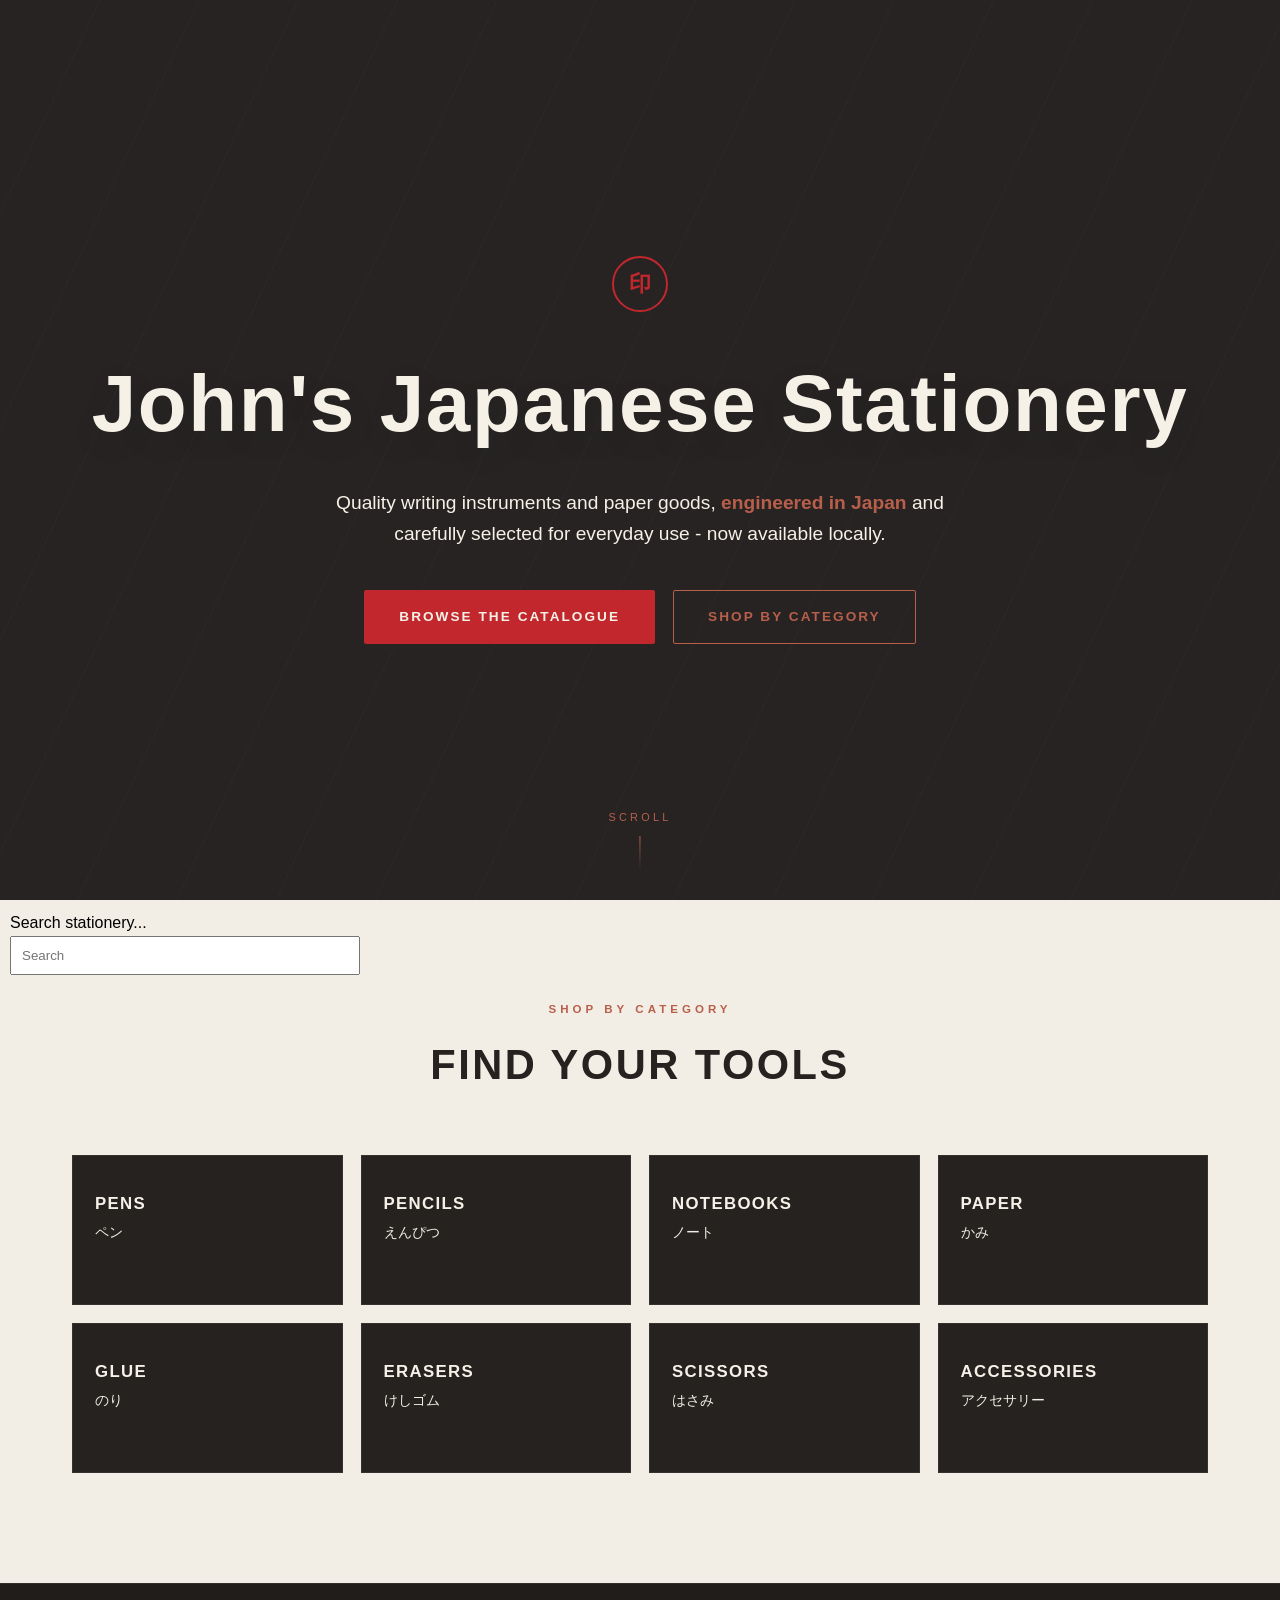
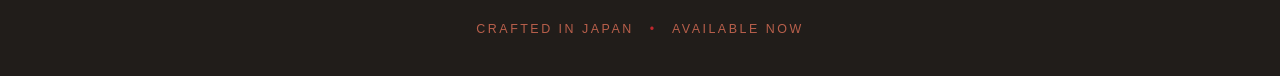
<file: index.html>
<!DOCTYPE html>
<html lang="en">
<head>
<meta charset="UTF-8">
<meta name="viewport" content="width=device-width, initial-scale=1.0">
<title>John's Japanese Stationery</title>
<link rel="stylesheet" href="styles.css">
<link rel="icon" type="image/x-icon" href="Images/favicon.jpeg">
</head>
<body>

  <!-- ===================== HERO ===================== -->
  <header class="hero">
    <div class="hero-mark">印</div>
    <h1>John's Japanese Stationery</h1>
    <p class="tagline">
      Quality writing instruments and paper goods, <strong>engineered in Japan</strong>
      and carefully selected for everyday use - now available locally.
    </p>
    <div class="hero-actions">
      <a class="btn btn-primary" href="products.html">Browse the catalogue</a>
      <a class="btn btn-outline" href="#categories">Shop by category</a>
    </div>
    <div class="scroll-cue">Scroll</div>
  </header>
  <div style = "display: grid; justify-content: right; padding: 10px; position: absolute; z-index: 1;">
    <a style = "color: black">Search stationery...</a>
    <div class = "searchbar">
      <input type="search" class = "searchbar-input" placeholder = "Search">
    </div>
    <div id = "list" class = "searchresults"></div>
    <script src = "pages.js"></script>
    <script src = "searchbar.js"></script>
  </div>
  <!-- ===================== CATEGORY NAV ===================== -->
  <section class="categories" id="categories">
    <div class="wrap">
      <div class="heading-block">
        <span class="section-eyebrow">Shop by category</span>
        <h2 class="section-heading">Find Your Tools</h2>
      </div>

      <div class="cat-grid">
        <a class="cat-tile" href="products.html#pens">
          <span class="cat-en">Pens</span>
          <span class="cat-jp">ペン</span>
          <span class="cat-arrow">View pens &rarr;</span>
        </a>
        <a class="cat-tile" href="products.html#pencils">
          <span class="cat-en">Pencils</span>
          <span class="cat-jp">えんぴつ</span>
          <span class="cat-arrow">View pencils &rarr;</span>
        </a>
        <a class="cat-tile" href="products.html#notebooks">
          <span class="cat-en">Notebooks</span>
          <span class="cat-jp">ノート</span>
          <span class="cat-arrow">View notebooks &rarr;</span>
        </a>
        <a class="cat-tile" href="products.html#paper">
          <span class="cat-en">Paper</span>
          <span class="cat-jp">かみ</span>
          <span class="cat-arrow">View paper &rarr;</span>
        </a>
        <a class="cat-tile" href="products.html#glue">
          <span class="cat-en">Glue</span>
          <span class="cat-jp">のり</span>
          <span class="cat-arrow">View glue &rarr;</span>
        </a>
        <a class="cat-tile" href="products.html#erasers">
          <span class="cat-en">Erasers</span>
          <span class="cat-jp">けしゴム</span>
          <span class="cat-arrow">View erasers &rarr;</span>
        </a>
        <a class="cat-tile" href="products.html#scissors">
          <span class="cat-en">Scissors</span>
          <span class="cat-jp">はさみ</span>
          <span class="cat-arrow">View scissors &rarr;</span>
        </a>
        <a class="cat-tile" href="products.html#accessories">
          <span class="cat-en">Accessories</span>
          <span class="cat-jp">アクセサリー</span>
          <span class="cat-arrow">View accessories &rarr;</span>
        </a>
      </div>
    </div>
  </section>

  <!-- ===================== FOOTER ===================== -->
  <footer class="site-footer">
    Crafted in Japan <span class="dot">&bull;</span> Available Now
  </footer>

  <script src="script.js"></script>
</body>
</html>
</file>
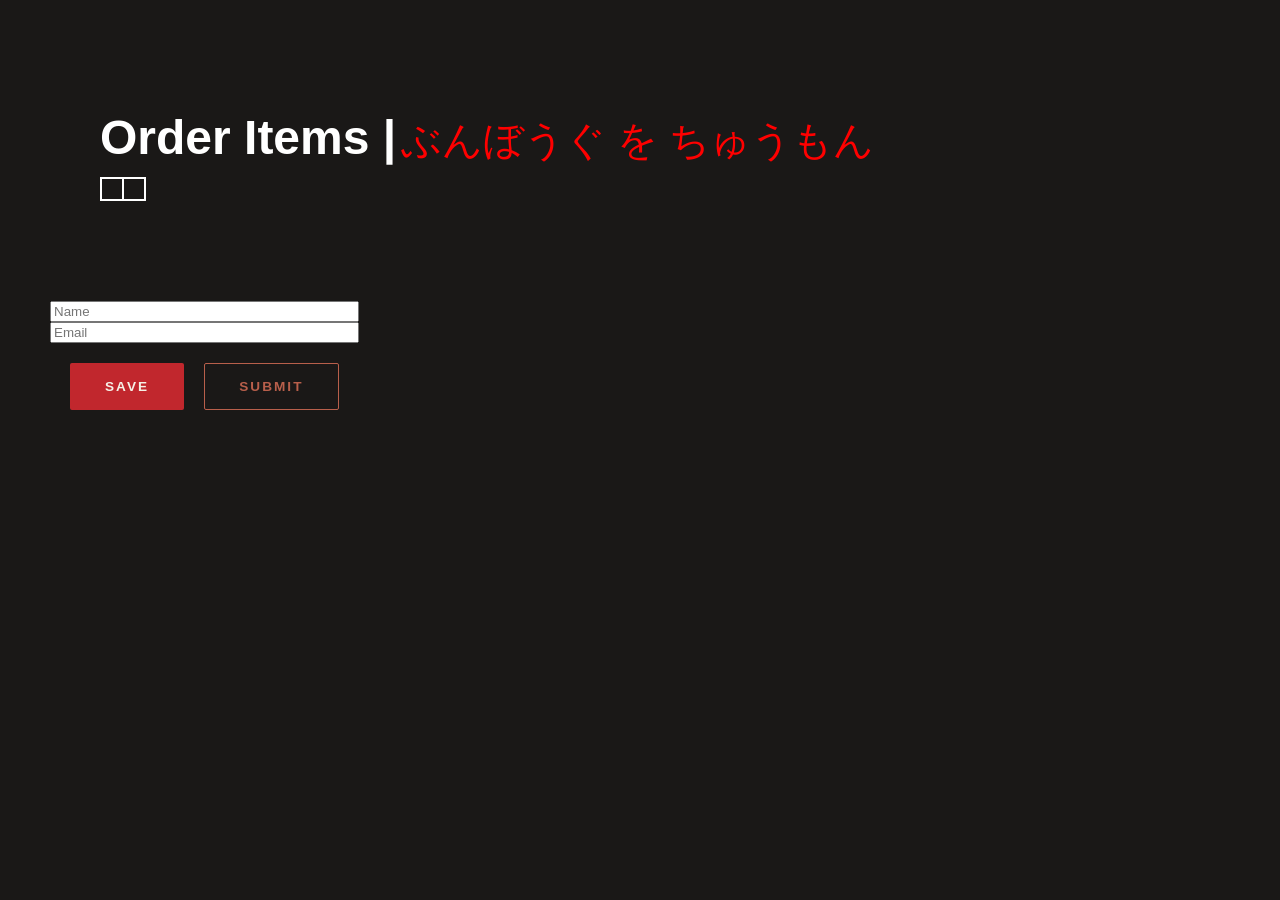
<file: payment.html>
<html>
    <head>
        <title>Cart</title>
        <link rel="stylesheet" href="styles.css">
        <link rel="icon" type="image/x-icon" href="Images/favicon.jpeg">
    </head>
    <body>
        <script>
            let retString = localStorage.getItem("buyerplaceholder");
            let buyer = JSON.parse(retString);
            let retString2 = localStorage.getItem("priceplaceholder");
            let price = JSON.parse(retString2);
            window.onload = function () {
                let number = Number(localStorage.getItem('cartsize'));
                buyer[number] = localStorage.getItem('product');
                price[number] = localStorage.getItem('price');
                for (let i = 0; i < number + 1; i++) {
                    document.getElementById(`output`).innerHTML += `<a class = "cart-content-text" id = "cartname${i}">${buyer[i]}<br><a>`;
                    document.getElementById(`price`).innerHTML += `<a class = "cart-content-text" id = "cartprice${i}">${price[i]}<br><a>`;
                };
                let string = JSON.stringify(buyer);
                localStorage.setItem("buyerplaceholder", string);
                let string2 = JSON.stringify(price);
                localStorage.setItem("priceplaceholder", string2);
            };
        </script>
        <div style = "padding: 100px;">
            <h1 style = "color: white; font-size: 3em; display: inline;">Order Items |</h1>
            <a style = "color: red; font-size: 2.5em; display: inline;">ぶんぼうぐ を ちゅうもん</a>
            <div class = "cart">
                <div class = "cart-content" id = "output"></div>
                <div class = "cart-content" id = "price"></div>
            </div>
            <script type="module">
                import { createClient } from 'https://esm.sh/@supabase/supabase-js@2'
                const supabase = createClient(
                    'https://kceedhafsycrkshageoo.supabase.co',
                    'sb_publishable_jpnIDlMTvbLDQ6pJ5C4llA_e02j1Kim'
                )      
                let number = Number(localStorage.getItem('cartsize'));
                document.getElementById('product-form').addEventListener('submit', async (event) => {
                    for (let i = 0; i < number + 1; i++) {
                        event.preventDefault()
                        const name = document.getElementById(`cartname${i}`).textContent
                        const prevprice = document.getElementById(`cartprice${i}`).textContent
                        const price = prevprice.replace(/\D/g, "");
                        const buyer = document.getElementById('product-buyer').value
                        const email = document.getElementById('product-email').value
                        const id = localStorage.getItem('orderid')
                        const { data, error } = await supabase
                            .from('stationery_orders')
                            .insert({  
                            id: Number(id) + Number(i) + 1,
                            name: name,
                            price: price,
                            buyer: buyer,
                            email: email,
                            })
                        if (error) {
                            console.error('Insert error:', error.message)
                            alert(error.message)
                            return
                        }
                        console.log('Product added:', data)
                        alert('Order saved successfully!')
                    }
                })
            </script>
            <script type = "module">
                    import { createClient } from 'https://esm.sh/@supabase/supabase-js@2'
                    const supabase2 = createClient(
                        'https://kceedhafsycrkshageoo.supabase.co',
                        'sb_publishable_jpnIDlMTvbLDQ6pJ5C4llA_e02j1Kim'
                    )      
                    const { data, error } = await supabase2
                        .from ('stationery_orders')                
                        .select('id')
                        .order('id', { ascending: false })
                        .limit(1)
                    const id = data?.[0]?.id
                    localStorage.setItem('orderid', id);
            </script>
        </div>
        <div style = "padding-left: 50px;">
            <form id="product-form" style = "display: grid; justify-content: left;">
                <input id="product-buyer" type="text" placeholder="Name" required="">
                <input id="product-email" type="text" placeholder="Email" required="">
                <div style = "display: flex; justify-content: space-evenly; padding: 20px;">
                    <button class = "btn btn-primary" type="submit">Save</button>
                    <button class = "btn btn-outline" style = "display: block; margin-left: 20px;" onclick="localStorage.clear(); window.location.reload();">Submit</button>
                </div>
            </form>
        </div>
    </body>
</html>
</file>
<file: styles.css>
/* ===========================================================
   John's Japanese Stationery — shared stylesheet
   =========================================================== */

:root {
  --charcoal: #1a1817;
  --charcoal-light: #262322;
  --charcoal-panel: #201d1c;
  --cream: #f6f1e7;
  --cream-dark: #ece3d1;
  --ink: #211d1a;
  --red: #c1272d;
  --red-dark: #921d22;
  --rust: #b5502e;
  --rust-dark: #7a2e1a;
  --amber: #d98c3d;

  --font-main: "Helvetica Neue", Arial, "Hiragino Kaku Gothic Pro",
    "Yu Gothic", "Noto Sans JP", sans-serif;

  --max-width: 1200px;
}

* {
  box-sizing: border-box;
}

html {
  scroll-behavior: smooth;
}

body {
  margin: 0;
  font-family: var(--font-main);
  background: var(--charcoal);
  color: var(--cream);
  line-height: 1.6;
  -webkit-font-smoothing: antialiased;
}

img {
  max-width: 100%;
  display: block;
}

a {
  color: inherit;
  text-decoration: none;
}

.wrap {
  max-width: var(--max-width);
  margin: 0 auto;
  padding: 0 32px;
}

/* ---------- Section heading style ---------- */

.section-eyebrow {
  display: block;
  font-size: 0.72rem;
  letter-spacing: 0.35em;
  text-transform: uppercase;
  color: var(--red);
  margin-bottom: 14px;
  font-weight: 600;
}

.section-heading {
  font-size: clamp(1.8rem, 4vw, 2.6rem);
  letter-spacing: 0.06em;
  font-weight: 700;
  margin: 0 0 8px 0;
  text-transform: uppercase;
}

.section-heading .jp {
  color: #B83A32;
  font-weight: 400;
  letter-spacing: 0.15em;
  margin-left: 14px;
  font-size: 0.65em;
}

.section-sub {
  color: #a89e8e;
  font-size: 0.95rem;
  margin: 0 0 40px 0;
  letter-spacing: 0.02em;
}

/* ===========================================================
   INDEX PAGE — HERO
   =========================================================== */

.hero {
  position: relative;
  min-height: 100vh;
  display: flex;
  flex-direction: column;
  align-items: center;
  justify-content: center;
  text-align: center;
  padding: 10px 24px;
  overflow: hidden;
  background: #262322;
}

.hero::before {
  content: "";
  position: absolute;
  inset: 0;
  background-image:
    repeating-linear-gradient(
      115deg,
      rgba(255, 255, 255, 0.02) 0px,
      rgba(255, 255, 255, 0.02) 1px,
      transparent 1px,
      transparent 90px
    );
  pointer-events: none;
}

.hero-mark {
  width: 56px;
  height: 56px;
  border: 2px solid var(--red);
  border-radius: 50%;
  display: flex;
  align-items: center;
  justify-content: center;
  color: var(--red);
  font-size: 1.4rem;
  letter-spacing: 0;
  margin-bottom: 28px;
  font-weight: 700;
  z-index: 1;
}

.hero h1 {
  position: relative;
  font-size: clamp(2.4rem, 7vw, 5rem);
  letter-spacing: 0.02em;
  margin: 0 0 20px 0;
  font-weight: 700;
  color: var(--cream);
  text-shadow: 0 10px 28px rgba(40, 49, 45, 0.10);
  z-index: 1;
}

.hero .tagline {
  position: relative;
  max-width: 620px;
  font-size: clamp(1rem, 2vw, 1.2rem);
  color: var(--cream);
  margin: 0 0 40px 0;
  z-index: 1;
}

.hero .tagline strong {
  color: #B85F4B;
  font-weight: 600;
}

.hero-actions {
  position: relative;
  z-index: 1;
  display: flex;
  gap: 18px;
  flex-wrap: wrap;
  justify-content: center;
}

.btn {
  display: inline-block;
  padding: 15px 34px;
  font-size: 0.85rem;
  letter-spacing: 0.15em;
  text-transform: uppercase;
  font-weight: 600;
  border-radius: 2px;
  border: 1px solid transparent;
  cursor: pointer;
  transition: transform 0.25s ease, box-shadow 0.25s ease, background 0.25s ease;
}

.btn-primary {
  background: var(--red);
  color: var(--cream);
}

.btn-primary:hover {
  background: var(--red-dark);
  transform: translateY(-2px);
  box-shadow: 0 10px 24px rgba(255, 86, 86, 0.277);
}

.btn-outline {
  background: transparent;
  color: #B85F4B;
  border-color: #B85F4B;
}

.btn-outline:hover {
  border-color: var(--cream);
  background: #B85F4B;
  color: var(--cream);
  transform: translateY(-2px);
}

.scroll-cue {
  position: absolute;
  bottom: 30px;
  left: 50%;
  transform: translateX(-50%);
  z-index: 1;
  font-size: 0.68rem;
  letter-spacing: 0.3em;
  text-transform: uppercase;
  color: #B85F4B;
  display: flex;
  flex-direction: column;
  align-items: center;
  gap: 10px;
}

.scroll-cue::after {
  content: "";
  width: 1px;
  height: 34px;
  background: linear-gradient(to bottom, #B9654D, transparent);
  animation: scrollpulse 2s infinite;
}

@keyframes scrollpulse {
  0% { opacity: 0.2; }
  50% { opacity: 1; }
  100% { opacity: 0.2; }
}

.searchbar {
  display: flex;
  justify-content: right;
}

.searchbar-input {
  padding: 10px;
  width: 350px;
}
.searchresults {
  display: grid;
  background-color: #8f5503;
  width: 350px;
}

.cart {
  display: flex;
  width: 1000px;
  color: white; 
}

.cart-content {
  font-family: var(--font-main);
  padding: 10px;
  border: 2px solid white;
  margin-right: -2px;
}

.cart-content-text {
  padding: 10px;
  font-size: 2em;
  height: 100px;
}

/* ---------- Category nav (index) ---------- */

.categories {
  padding: 100px 0 110px;
  background: #F2EEE5;
}

.categories .heading-block {
  text-align: center;
  margin-bottom: 56px; 
  color: #252220;
}

.categories .section-eyebrow {
  text-align: center;
  color: #B85F4B;
}

.categories .section-heading {
  text-align: center;
}

.cat-grid {
  display: grid;
  grid-template-columns: repeat(4, 1fr);
  gap: 18px;
}

.cat-tile {
  position: relative;
  display: flex;
  flex-direction: column;
  justify-content: flex-end;
  padding: 28px 22px;
  min-height: 150px;
  background: #252220;
  border: 1px solid rgba(246, 241, 231, 0.08);
  overflow: hidden;
  transition: transform 0.3s ease, box-shadow 0.3s ease, border-color 0.3s ease;
}

.cat-tile::before {
  content: "";
  position: absolute;
  inset: 0;
  background: linear-gradient(135deg, rgba(193, 39, 45, 0.18), transparent 65%);
  opacity: 0;
  transition: opacity 0.3s ease;
}

.cat-tile:hover {
  transform: translateY(-6px);
  box-shadow: 0 18px 34px rgba(0, 0, 0, 0.45);
  border-color: rgba(193, 39, 45, 0.5);
}

.cat-tile:hover::before {
  opacity: 1;
}

.cat-tile .cat-en {
  position: relative;
  font-size: 1.05rem;
  font-weight: 700;
  letter-spacing: 0.08em;
  text-transform: uppercase;
  margin-bottom: 4px;
}

.cat-tile .cat-jp {
  position: relative;
  font-size: 0.85rem;
  color: #F2EEE5;
}

.cat-tile .cat-arrow {
  position: relative;
  margin-top: 12px;
  font-size: 0.8rem;
  color: var(--red);
  opacity: 0;
  transform: translateX(-6px);
  transition: opacity 0.25s ease, transform 0.25s ease;
}

.cat-tile:hover .cat-arrow {
  opacity: 1;
  transform: translateX(0);
}

.modal-subtitle {
  white-space: pre-line;
}

.modal-store-link.disabled {
  opacity: 0.5;
  cursor: not-allowed;
  pointer-events: none;
}

.coming-soon h3{
  color: #B85F4B;
  padding: 0 0 36px;
  margin-bottom: 75px;
  text-align: center;
  border-bottom: 1px solid rgba(246, 241, 231, 0.08);
  font-size: 1.5rem;
  letter-spacing: 0.35em;
  text-transform: uppercase;
  font-weight: bolder;
}

/* ---------- Footer ---------- */

.site-footer {
  padding: 36px 0;
  text-align: center;
  background: var(--ink);
  border-top: 1px solid rgba(246, 241, 231, 0.08);
  font-size: 0.78rem;
  letter-spacing: 0.2em;
  text-transform: uppercase;
  color: #B85F4B;
}

.site-footer .dot {
  color: var(--red);
  margin: 0 10px;
}

/* ===========================================================
   PRODUCTS PAGE
   =========================================================== */

.top-nav {
  position: sticky;
  top: 0;
  z-index: 50;
  background: rgba(26, 24, 23, 0.94);
  backdrop-filter: blur(6px);
  border-bottom: 1px solid rgba(246, 241, 231, 0.1);
}

.top-nav .wrap {
  display: flex;
  align-items: center;
  justify-content: space-between;
  gap: 16px;
  padding-top: 16px;
  padding-bottom: 16px;
}

.top-nav .brand {
  font-weight: 700;
  letter-spacing: 0.08em;
  font-size: 0.95rem;
  white-space: nowrap;
}

.top-nav .brand .jp-mark {
  color: var(--red);
}

.nav-links {
  display: flex;
  flex-wrap: wrap;
  gap: 4px 4px;
  justify-content: flex-end;
}

.nav-links a {
  font-size: 0.72rem;
  letter-spacing: 0.1em;
  text-transform: uppercase;
  padding: 8px 12px;
  color: #cbbfa9;
  border-radius: 2px;
  transition: color 0.2s ease, background 0.2s ease;
  white-space: nowrap;
}

.nav-links a:hover {
  color: var(--cream);
  background: rgba(246, 241, 231, 0.06);
}

.nav-links a.home-link {
  color: var(--red);
  font-weight: 700;
}

.nav-toggle {
  display: none;
  background: none;
  border: 1px solid rgba(246, 241, 231, 0.25);
  color: var(--cream);
  padding: 8px 12px;
  font-size: 0.9rem;
  cursor: pointer;
  border-radius: 2px;
}

.products-hero {
  padding: 70px 0 20px;
  text-align: center;
}

.products-hero h1 {
  font-size: clamp(1.8rem, 4vw, 2.6rem);
  letter-spacing: 0.04em;
  margin: 0 0 12px;
}

.products-hero p {
  color: #a89e8e;
  max-width: 520px;
  margin: 0 auto;
}

.products-hero a {
  color: var(--amber);
  text-decoration: underline;
}

.products-hero a:hover {
  color: var(--cream-dark)
}

.products-hero a:active {
  color: var(--red);
}

.category-section {
  padding: 70px 0;
  scroll-margin-top: 84px;
}

.category-panel {
  background: var(--charcoal-panel);
  border: 1px solid rgba(246, 241, 231, 0.06);
  border-radius: 4px;
  padding: 48px 40px;
}

.card-grid {
  display: grid;
  grid-template-columns: repeat(auto-fill, minmax(220px, 1fr));
  gap: 26px;
}

/* ---------- Product card ---------- */

.product-card {
  background: var(--cream);
  color: var(--ink);
  border-radius: 3px;
  padding: 20px 20px 18px;
  cursor: pointer;
  border: none;
  text-align: left;
  font-family: inherit;
  display: flex;
  flex-direction: column;
  transition: transform 0.28s ease, box-shadow 0.28s ease;
  position: relative;
}

.product-card:hover,
.product-card:focus-visible {
  transform: translateY(-8px);
  box-shadow: 0 24px 40px rgba(0, 0, 0, 0.45);
  outline: none;
}

.card-image {
  position: relative;
  width: 100%;
  max-width: 200px;
  aspect-ratio: 1 / 1;
  margin: 0 auto 18px;
  background: var(--cream-dark);
  border: 1px solid rgba(33, 29, 26, 0.08);
  overflow: hidden;
}

.card-image::before {
  content: attr(data-label);
  position: absolute;
  inset: 0;
  display: flex;
  align-items: center;
  justify-content: center;
  text-align: center;
  padding: 12px;
  font-size: 0.72rem;
  letter-spacing: 0.04em;
  color: #8a8072;
  background: var(--cream-dark);
}

.card-image img {
  position: relative;
  z-index: 1;
  width: 100%;
  height: 100%;
  object-fit: contain;
}

.card-image img.img-error {
  display: none;
}

.card-name {
  font-weight: 700;
  font-size: 1.02rem;
  margin: 0 0 6px;
  color: var(--ink);
}

.card-subtitle {
  font-style: italic;
  font-size: 0.82rem;
  color: #6b6255;
  margin: 0 0 14px;
  flex-grow: 1;
}

.card-price {
  color: var(--red);
  font-weight: 700;
  font-size: 1.05rem;
  margin: 0 0 10px;
}

.card-brand {
  font-size: 0.68rem;
  letter-spacing: 0.12em;
  text-transform: uppercase;
  color: #9a8f7d;
  font-variant-caps: small-caps;
  border-top: 1px solid rgba(33, 29, 26, 0.08);
  padding-top: 10px;
}

/* ===========================================================
   MODAL
   =========================================================== */

.modal-overlay {
  position: fixed;
  inset: 0;
  background: rgba(18, 14, 12, 0.78);
  display: flex;
  align-items: center;
  justify-content: center;
  padding: 24px;
  z-index: 200;
  opacity: 0;
  pointer-events: none;
  transition: opacity 0.25s ease;
}

.modal-overlay.open {
  opacity: 1;
  pointer-events: auto;
}

.modal-box {
  background: var(--cream);
  color: var(--ink);
  max-width: 640px;
  width: 100%;
  max-height: 88vh;
  overflow-y: auto;
  border-radius: 4px;
  position: relative;
  display: grid;
  grid-template-columns: 240px 1fr;
  gap: 32px;
  padding: 40px;
  transform: translateY(24px) scale(0.98);
  transition: transform 0.3s ease;
}

.modal-overlay.open .modal-box {
  transform: translateY(0) scale(1);
}

.modal-close {
  position: absolute;
  top: 14px;
  right: 16px;
  background: none;
  border: none;
  font-size: 1.4rem;
  color: #9a8f7d;
  cursor: pointer;
  line-height: 1;
  padding: 6px;
}

.modal-close:hover {
  color: var(--red);
}

.modal-image {
  position: relative;
  width: 100%;
  aspect-ratio: 1 / 1;
  background: var(--cream-dark);
  border: 1px solid rgba(33, 29, 26, 0.08);
  overflow: hidden;
  align-self: start;
}

.modal-image::before {
  content: attr(data-label);
  position: absolute;
  inset: 0;
  display: flex;
  align-items: center;
  justify-content: center;
  text-align: center;
  padding: 14px;
  font-size: 0.8rem;
  color: #8a8072;
  background: repeating-linear-gradient(
    45deg,
    #e3d9c4,
    #e3d9c4 10px,
    #ddd2ba 10px,
    #ddd2ba 20px
  );
}

.modal-image img {
  position: relative;
  z-index: 1;
  width: 100%;
  height: 100%;
  object-fit: cover;
}

.modal-image img.img-error {
  display: none;
}

.modal-info {
  display: flex;
  flex-direction: column;
}

.modal-eyebrow {
  font-size: 0.68rem;
  letter-spacing: 0.15em;
  text-transform: uppercase;
  color: var(--red);
  margin-bottom: 10px;
}

.modal-info h2 {
  font-size: 1.5rem;
  margin: 0 0 8px;
}

.modal-info .modal-subtitle {
  font-style: italic;
  color: #6b6255;
  margin: 0 0 16px;
}

.modal-info .modal-price {
  color: var(--red);
  font-weight: 700;
  font-size: 1.6rem;
  margin: 0 0 18px;
}

.modal-info .modal-brand {
  font-size: 0.7rem;
  letter-spacing: 0.12em;
  text-transform: uppercase;
  font-variant-caps: small-caps;
  color: #9a8f7d;
  margin-bottom: 28px;
}

.modal-store-link {
  margin-top: auto;
  display: inline-flex;
  align-items: center;
  justify-content: center;
  gap: 8px;
  background: var(--red);
  color: var(--cream);
  padding: 16px 28px;
  font-size: 0.85rem;
  letter-spacing: 0.12em;
  text-transform: uppercase;
  font-weight: 700;
  border-radius: 2px;
  transition: background 0.25s ease, transform 0.25s ease, box-shadow 0.25s ease;
}

.modal-store-link:hover {
  background: var(--red-dark);
  transform: translateY(-2px);
  box-shadow: 0 12px 24px rgba(193, 39, 45, 0.35);
}

body.modal-open {
  overflow: hidden;
}

/* ===========================================================
   RESPONSIVE
   =========================================================== */

@media (max-width: 900px) {
  .cat-grid {
    grid-template-columns: repeat(2, 1fr);
  }

  .category-panel {
    padding: 36px 22px;
  }

  .modal-box {
    grid-template-columns: 1fr;
  }

  .modal-image {
    max-width: 220px;
    margin: 0 auto;
  }
}

@media (max-width: 680px) {
  .wrap {
    padding: 0 20px;
  }

  .top-nav .wrap {
    flex-wrap: wrap;
  }

  .nav-links {
    display: none;
    width: 100%;
    justify-content: flex-start;
    gap: 2px;
    padding-top: 10px;
    border-top: 1px solid rgba(246, 241, 231, 0.08);
    margin-top: 10px;
  }

  .nav-links.open {
    display: flex;
    flex-direction: column;
  }

  .nav-links a {
    width: 100%;
    padding: 10px 8px;
  }

  .nav-toggle {
    display: inline-block;
  }

  .cat-grid {
    grid-template-columns: 1fr 1fr;
  }

  .card-grid {
    grid-template-columns: repeat(auto-fill, minmax(160px, 1fr));
    gap: 18px;
  }
}

@media (max-width: 420px) {
  .cat-grid {
    grid-template-columns: 1fr;
  }
}
</file>
